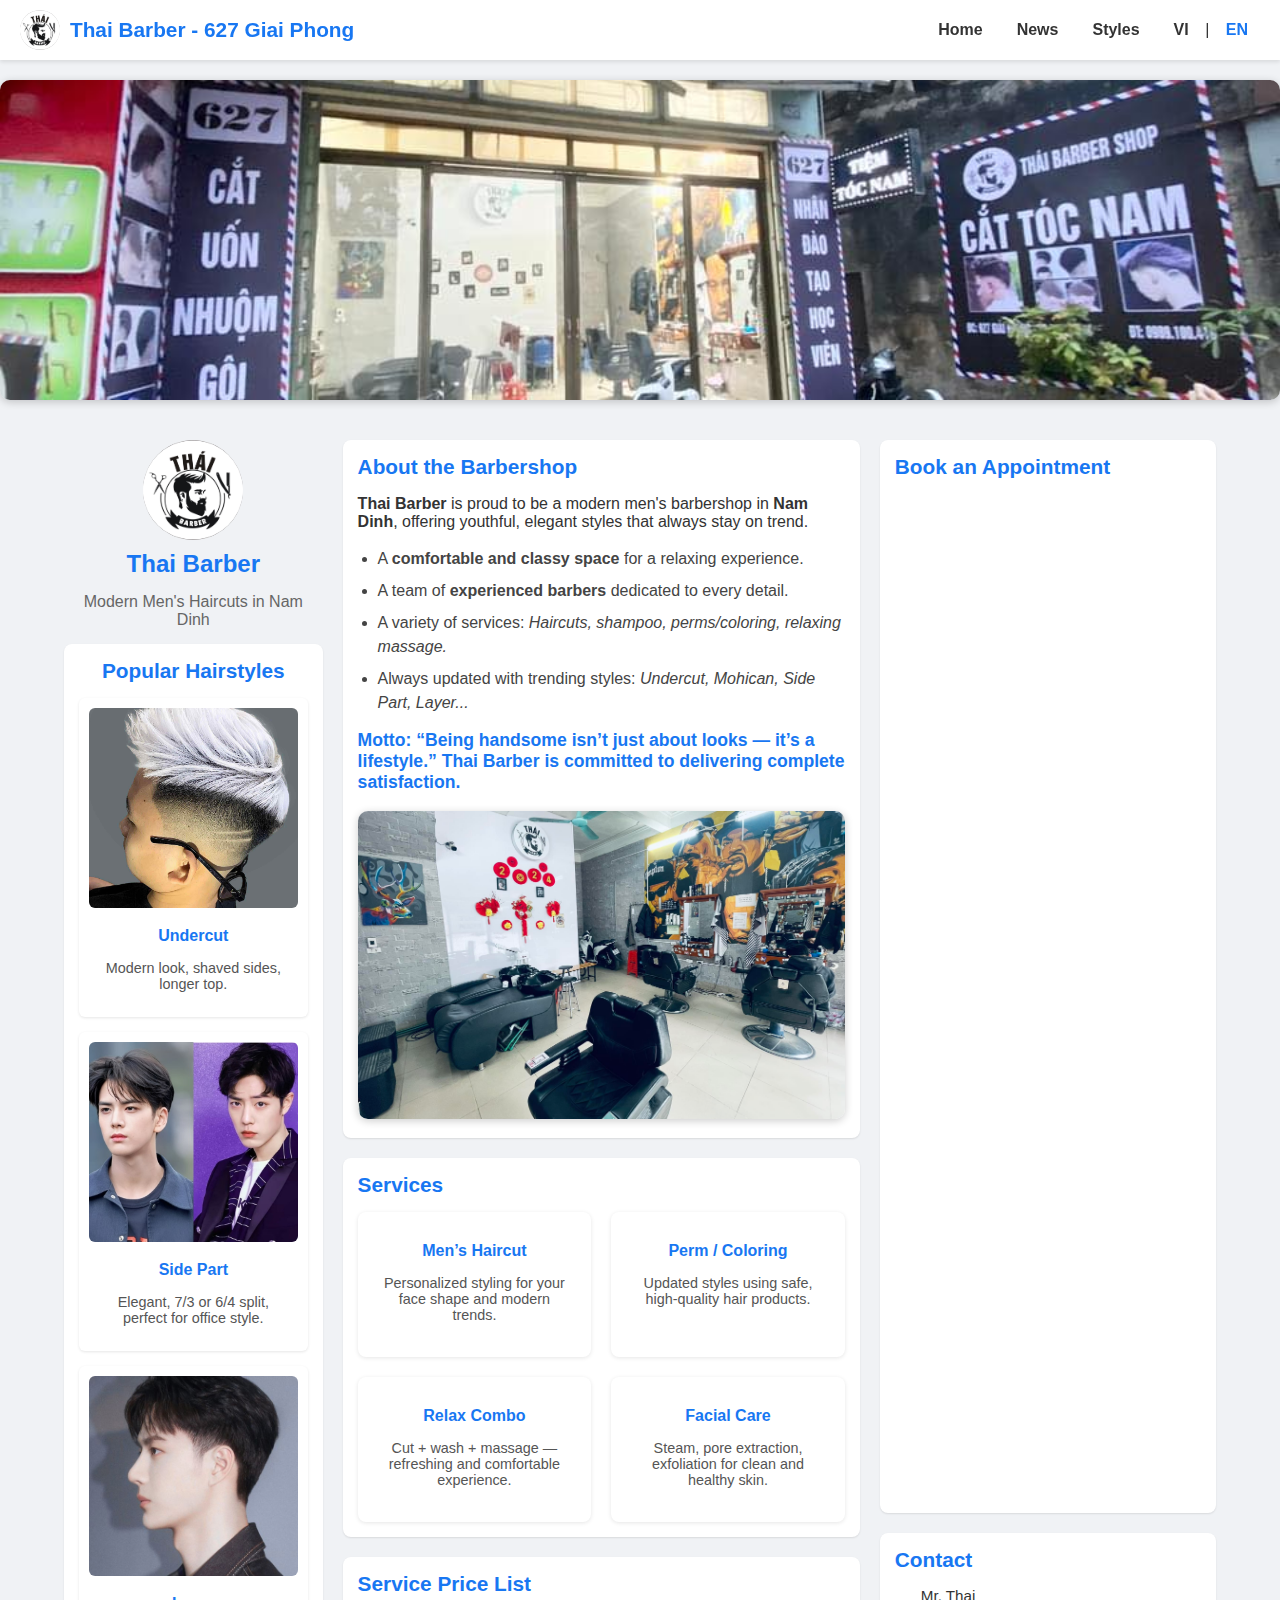
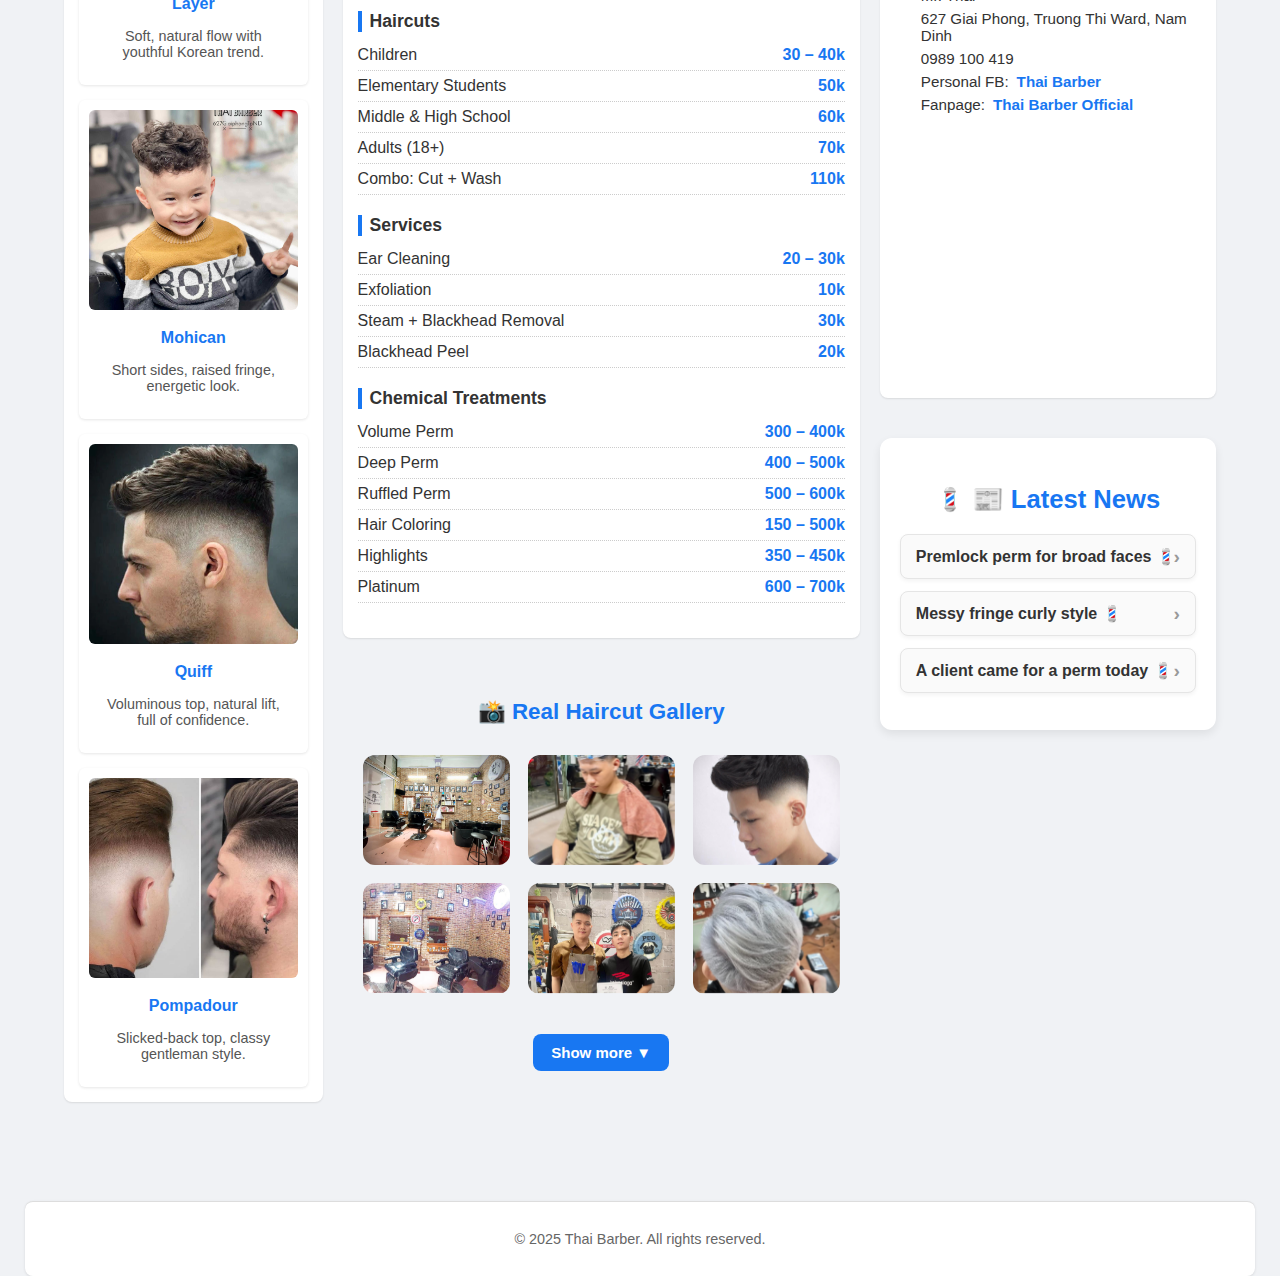
<file: en/index.html>
<!DOCTYPE html>
<html lang="en">
  <head>
    <meta charset="UTF-8" />
    <meta name="viewport" content="width=device-width, initial-scale=1" />
    <title>Thai Barber - Modern Men's Haircuts in Nam Dinh</title>
    <meta
      name="description"
      content="Men's haircuts, perms, and modern styling in Nam Dinh. Visit Thai Barber at 627 Giai Phong."
    />
    <link rel="icon" href="../img/logo.jpg" />
    <link rel="stylesheet" href="../style.css" />
    <link
      rel="alternate"
      hreflang="vi"
      href="https://www.thaibarber.net/index.html"
    />
    <link
      rel="alternate"
      hreflang="en"
      href="https://www.thaibarber.net/en/index.html"
    />
    <link rel="canonical" href="https://www.thaibarber.net/en/index.html" />
  </head>

  <body>
    <!-- ===== NAVBAR ===== -->
    <nav class="navbar">
      <a href="index.html" class="nav-left">
        <img src="../img/logo.jpg" alt="Logo" class="nav-logo" />
        <span class="brand">Thai Barber - 627 Giai Phong</span>
      </a>

      <!-- Hamburger button for mobile -->
      <div class="hamburger" onclick="toggleMenu()">
        <i class="fas fa-bars"></i>
      </div>

      <ul class="nav-right" id="nav-menu">
        <li><a href="./index.html">Home</a></li>
        <li><a href="./news.html">News</a></li>
        <li><a href="./styles.html">Styles</a></li>
        <li>
          <a id="to-vi" href="#">VI</a> |
          <a id="to-en" class="active-lang" href="#">EN</a>
        </li>
      </ul>
    </nav>

    <!-- ===== COVER ===== -->
    <div class="cover">
      <img src="../img/bia.jpg" alt="Thai Barber Cover" class="cover-img" />
    </div>

    <!-- ===== MAIN LAYOUT ===== -->
    <div class="container">
      <!-- Left sidebar -->
      <aside class="sidebar">
        <img src="../img/logo.jpg" alt="Thai Barber" class="profile-logo" />
        <h2>Thai Barber</h2>
        <p>Modern Men's Haircuts in Nam Dinh</p>

        <!-- Popular hairstyles -->
        <section id="styles" class="card">
          <h3>Popular Hairstyles</h3>
          <div class="styles">
            <!-- Undercut -->
            <a href="styles.html#undercut" class="style-link">
              <div class="style-card">
                <img src="../img/undercut.jpeg" alt="Undercut style" />
                <h4>Undercut</h4>
                <p>Modern look, shaved sides, longer top.</p>
              </div>
            </a>

            <!-- Side Part -->
            <a href="styles.html#sidepart" class="style-link">
              <div class="style-card">
                <img src="../img/sidepart.jpg" alt="Side Part style" />
                <h4>Side Part</h4>
                <p>Elegant, 7/3 or 6/4 split, perfect for office style.</p>
              </div>
            </a>

            <!-- Layer -->
            <a href="styles.html#layer" class="style-link">
              <div class="style-card">
                <img src="../img/layer.jpg" alt="Layer style" />
                <h4>Layer</h4>
                <p>Soft, natural flow with youthful Korean trend.</p>
              </div>
            </a>

            <!-- Mohican -->
            <a href="styles.html#mohican" class="style-link">
              <div class="style-card">
                <img src="../img/mohican.jpeg" alt="Mohican style" />
                <h4>Mohican</h4>
                <p>Short sides, raised fringe, energetic look.</p>
              </div>
            </a>

            <!-- Quiff -->
            <a href="styles.html#quiff" class="style-link">
              <div class="style-card">
                <img src="../img/quiff.webp" alt="Quiff style" />
                <h4>Quiff</h4>
                <p>Voluminous top, natural lift, full of confidence.</p>
              </div>
            </a>

            <!-- Pompadour -->
            <a href="styles.html#pompadour" class="style-link">
              <div class="style-card">
                <img src="../img/pompadour.jpg" alt="Pompadour style" />
                <h4>Pompadour</h4>
                <p>Slicked-back top, classy gentleman style.</p>
              </div>
            </a>
          </div>
        </section>
      </aside>

      <!-- Main content -->
      <main class="content">
        <!-- About -->
        <section id="about" class="card about">
          <h3>About the Barbershop</h3>
          <div class="about-text">
            <p>
              <strong>Thai Barber</strong> is proud to be a modern men's
              barbershop in <b>Nam Dinh</b>, offering youthful, elegant styles
              that always stay on trend.
            </p>
            <ul>
              <li>
                A <b>comfortable and classy space</b> for a relaxing experience.
              </li>
              <li>
                A team of <b>experienced barbers</b> dedicated to every detail.
              </li>
              <li>
                A variety of services:
                <i>Haircuts, shampoo, perms/coloring, relaxing massage.</i>
              </li>
              <li>
                Always updated with trending styles:
                <i>Undercut, Mohican, Side Part, Layer...</i>
              </li>
            </ul>
            <p class="slogan">
              Motto:
              <b>“Being handsome isn’t just about looks — it’s a lifestyle.”</b>
              Thai Barber is committed to delivering complete satisfaction.
            </p>
          </div>

          <!-- Image under text -->
          <div class="about-img">
            <img src="../img/ben-trong.jpg" alt="Inside Thai Barber" />
          </div>
        </section>

        <!-- Services -->
        <section id="services" class="card">
          <h3>Services</h3>
          <div class="services">
            <div class="service-card">
              <i class="fas fa-cut"></i>
              <h4>Men’s Haircut</h4>
              <p>Personalized styling for your face shape and modern trends.</p>
            </div>
            <div class="service-card">
              <i class="fas fa-burn"></i>
              <h4>Perm / Coloring</h4>
              <p>Updated styles using safe, high-quality hair products.</p>
            </div>
            <div class="service-card">
              <i class="fas fa-spa"></i>
              <h4>Relax Combo</h4>
              <p>
                Cut + wash + massage — refreshing and comfortable experience.
              </p>
            </div>
            <div class="service-card">
              <i class="fas fa-smile"></i>
              <h4>Facial Care</h4>
              <p>
                Steam, pore extraction, exfoliation for clean and healthy skin.
              </p>
            </div>
          </div>
        </section>

        <!-- Price list -->
        <section id="prices" class="card">
          <h3>Service Price List</h3>
          <h4>Haircuts</h4>
          <ul class="price-list">
            <li><span>Children</span><span>30 – 40k</span></li>
            <li><span>Elementary Students</span><span>50k</span></li>
            <li><span>Middle & High School</span><span>60k</span></li>
            <li><span>Adults (18+)</span><span>70k</span></li>
            <li><span>Combo: Cut + Wash</span><span>110k</span></li>
          </ul>

          <h4>Services</h4>
          <ul class="price-list">
            <li><span>Ear Cleaning</span><span>20 – 30k</span></li>
            <li><span>Exfoliation</span><span>10k</span></li>
            <li><span>Steam + Blackhead Removal</span><span>30k</span></li>
            <li><span>Blackhead Peel</span><span>20k</span></li>
          </ul>

          <h4>Chemical Treatments</h4>
          <ul class="price-list">
            <li><span>Volume Perm</span><span>300 – 400k</span></li>
            <li><span>Deep Perm</span><span>400 – 500k</span></li>
            <li><span>Ruffled Perm</span><span>500 – 600k</span></li>
            <li><span>Hair Coloring</span><span>150 – 500k</span></li>
            <li><span>Highlights</span><span>350 – 450k</span></li>
            <li><span>Platinum</span><span>600 – 700k</span></li>
          </ul>
        </section>

        <!-- Gallery -->
        <section id="gallery">
          <div id="lightbox" class="lightbox">
            <span class="close">&times;</span>
            <span class="prev">&#10094;</span>
            <img class="lightbox-content" id="lightbox-img" alt="" />
            <span class="next">&#10095;</span>
          </div>

          <h2>📸 Real Haircut Gallery</h2>
          <div class="gallery-grid">
            <div class="gallery-item">
              <img src="../img/album.jpg" alt="Shop Interior" />
            </div>
            <div class="gallery-item">
              <img src="../img/album2.jpg" alt="Customer Haircut" />
            </div>
            <div class="gallery-item">
              <img src="../img/album3.jpg" alt="Modern Equipment" />
            </div>
            <div class="gallery-item">
              <img src="../img/album4.jpg" alt="Final Hairstyle" />
            </div>
            <div class="gallery-item">
              <img src="../img/album5.jpg" alt="Decorated Space" />
            </div>
            <div class="gallery-item">
              <img src="../img/album6.jpg" alt="Happy Customer" />
            </div>
          </div>

          <!-- More hidden photos -->
          <div class="more-content">
            <div class="gallery-grid">
              <div class="gallery-item">
                <img src="../img/album7.jpeg" alt="Happy Customer" />
              </div>
              <div class="gallery-item">
                <img src="../img/album8.jpeg" alt="Happy Customer" />
              </div>
              <div class="gallery-item">
                <img src="../img/album9.jpeg" alt="Happy Customer" />
              </div>
              <div class="gallery-item">
                <img src="../img/album10.jpeg" alt="Happy Customer" />
              </div>
              <!-- ... (giữ nguyên các ảnh 11 → 30 như bản Việt) ... -->
            </div>
          </div>

          <div class="gallery-toggle">
            <button class="toggle-btn" onclick="toggleContent(this)">
              <span class="label">Show more</span>
              <span class="arrow">▼</span>
            </button>
          </div>
        </section>
      </main>

      <!-- Right sidebar -->
      <aside class="sidebar-right">
        <section id="booking" class="card">
          <h3>Book an Appointment</h3>
          <iframe
            src="https://docs.google.com/forms/d/e/1FAIpQLSdI4MlyrW7hnuFAD-g5P2rpM5dg46wERG64FZsgBYN2GFhpCQ/viewform?embedded=true"
            width="100%"
            height="1000px"
            frameborder="0"
          >
            Loading…
          </iframe>
        </section>

        <section id="contact" class="card">
          <h3>Contact</h3>
          <p><i class="fas fa-user"></i> <span>Mr. Thai</span></p>
          <p>
            <i class="fas fa-location-dot"></i>
            <span>627 Giai Phong, Truong Thi Ward, Nam Dinh</span>
          </p>
          <p><i class="fas fa-phone"></i> <span>0989 100 419</span></p>
          <p>
            <i class="fab fa-facebook"></i>
            Personal FB:
            <a href="https://www.facebook.com/DanienThai" target="_blank"
              >Thai Barber</a
            >
          </p>
          <p>
            <i class="fab fa-facebook"></i>
            Fanpage:
            <a href="https://www.facebook.com/thaibarber627/" target="_blank"
              >Thai Barber Official</a
            >
          </p>

          <iframe
            src="https://www.google.com/maps/embed?pb=!1m14!1m8!1m3!1d3739.191996279446!2d106.1613559!3d20.4161788!3m2!1i1024!2i768!4f13.1!3m3!1m2!1s0x3135e10db150c6ed%3A0x1ee93d16bfaf3d7!2zQ-G6r3QgVMOzYyBOYW0gLSBUaMOhaSBCYXJiZXI!5e0!3m2!1sen!2sjp!4v1758250187166!5m2!1sen!2sjp"
            width="100%"
            height="250"
            style="border: 0; border-radius: 8px; margin-top: 10px"
            allowfullscreen=""
            loading="lazy"
          ></iframe>
        </section>

        <section class="home-news">
          <h2>📰 Latest News</h2>
          <ul class="news-list">
            <li>
              <a href="news.html#premlock" target="_blank"
                >Premlock perm for broad faces 💈</a
              >
            </li>
            <li>
              <a href="news.html#messy-fringe-curly" target="_blank"
                >Messy fringe curly style 💈</a
              >
            </li>
            <li>
              <a href="news.html#perm-story"
                >A client came for a perm today 💈</a
              >
            </li>
          </ul>
        </section>
      </aside>
    </div>

    <!-- ===== FOOTER ===== -->
    <footer>
      <div class="footer-bottom">
        <p>© 2025 Thai Barber. All rights reserved.</p>
      </div>
    </footer>

    <script>
      var chatbox = document.getElementById("fb-customer-chat");
      chatbox.setAttribute("page_id", "109932117025498"); // Page ID
      chatbox.setAttribute("attribution", "biz_inbox");
    </script>

    <script>
      window.fbAsyncInit = function () {
        FB.init({
          xfbml: true,
          version: "v18.0",
        });
      };

      (function (d, s, id) {
        var js,
          fjs = d.getElementsByTagName(s)[0];
        if (d.getElementById(id)) return;
        js = d.createElement(s);
        js.id = id;
        js.src = "https://connect.facebook.net/vi_VN/sdk/xfbml.customerchat.js";
        fjs.parentNode.insertBefore(js, fjs);
      })(document, "script", "facebook-jssdk");
    </script>
    <script>
      function toggleMenu() {
        document.getElementById("nav-menu").classList.toggle("show");
      }
    </script>
    <script>
      window.addEventListener("load", function () {
        if (window.location.hash) {
          const target = document.querySelector(window.location.hash);
          if (target) {
            target.scrollIntoView({ behavior: "smooth" });
          }
        }
      });
    </script>
    <script type="application/ld+json">
      {
        "@context": "https://schema.org",
        "@type": "HairSalon",
        "name": "Thai Barber Nam Dinh",
        "image": "https://www.thaibarber.net/img/logo.jpg",
        "address": {
          "@type": "PostalAddress",
          "streetAddress": "627 Giai Phong, Nam Dinh",
          "addressLocality": "Nam Dinh",
          "addressCountry": "VN"
        },
        "telephone": "+84-989-100-419",
        "openingHours": "Mo-Su 08:00-20:00",
        "url": "https://www.thaibarber.net/en/index.html"
      }
    </script>

    <script>
      const lightbox = document.getElementById("lightbox");
      const lightboxImg = document.getElementById("lightbox-img");
      const closeBtn = document.querySelector(".lightbox .close");
      const prevBtn = document.querySelector(".lightbox .prev");
      const nextBtn = document.querySelector(".lightbox .next");
      const galleryImages = document.querySelectorAll(".gallery-item img");

      let currentIndex = 0;

      // Hiển thị ảnh theo index
      function showImage(index) {
        if (index < 0) index = galleryImages.length - 1;
        if (index >= galleryImages.length) index = 0;
        currentIndex = index;
        lightboxImg.src = galleryImages[index].src;
      }

      // Khi click ảnh trong album
      galleryImages.forEach((img, index) => {
        img.addEventListener("click", () => {
          lightbox.style.display = "flex";
          showImage(index);
        });
      });

      // Đóng lightbox
      closeBtn.addEventListener("click", () => {
        lightbox.style.display = "none";
      });

      // Nút điều hướng trên màn hình
      nextBtn.addEventListener("click", () => showImage(currentIndex + 1));
      prevBtn.addEventListener("click", () => showImage(currentIndex - 1));

      // Click ra ngoài ảnh để đóng
      lightbox.addEventListener("click", (e) => {
        if (e.target === lightbox) {
          lightbox.style.display = "none";
        }
      });

      // Vuốt trên điện thoại
      let startX = 0;
      lightbox.addEventListener("touchstart", (e) => {
        startX = e.touches[0].clientX;
      });
      lightbox.addEventListener("touchend", (e) => {
        let endX = e.changedTouches[0].clientX;
        if (startX - endX > 50) showImage(currentIndex + 1); // vuốt trái
        if (endX - startX > 50) showImage(currentIndex - 1); // vuốt phải
      });

      // 🎯 Bấm phím mũi tên trên bàn phím
      document.addEventListener("keydown", (e) => {
        if (lightbox.style.display === "flex") {
          if (e.key === "ArrowRight") showImage(currentIndex + 1);
          if (e.key === "ArrowLeft") showImage(currentIndex - 1);
          if (e.key === "Escape") lightbox.style.display = "none";
        }
      });
    </script>
    <script>
      function toggleContent(btn) {
        const moreContent = document.querySelector(".more-content");
        const label = btn.querySelector(".label");
        const arrow = btn.querySelector(".arrow");

        moreContent.classList.toggle("show");

        if (moreContent.classList.contains("show")) {
          label.textContent = "Hide";
          arrow.textContent = "▲";
          moreContent.scrollIntoView({ behavior: "smooth", block: "start" });
        } else {
          label.textContent = "Show more";
          arrow.textContent = "▼";
        }
      }
    </script>
    <script>
      document.getElementById("to-en").addEventListener("click", function (e) {
        e.preventDefault();
        const path = window.location.pathname;
        if (path.includes("bangtin.html")) {
          window.location.href = "../en/news.html";
        } else if (path.includes("tocdep.html")) {
          window.location.href = "../en/styles.html";
        } else {
          window.location.href = "../en/index.html";
        }
      });

      document.getElementById("to-vi").addEventListener("click", function (e) {
        e.preventDefault();
        const path = window.location.pathname;
        if (path.includes("news.html")) {
          window.location.href = "../bangtin.html";
        } else if (path.includes("styles.html")) {
          window.location.href = "../tocdep.html";
        } else {
          window.location.href = "../index.html";
        }
      });
    </script>
  </body>
</html>
</file>
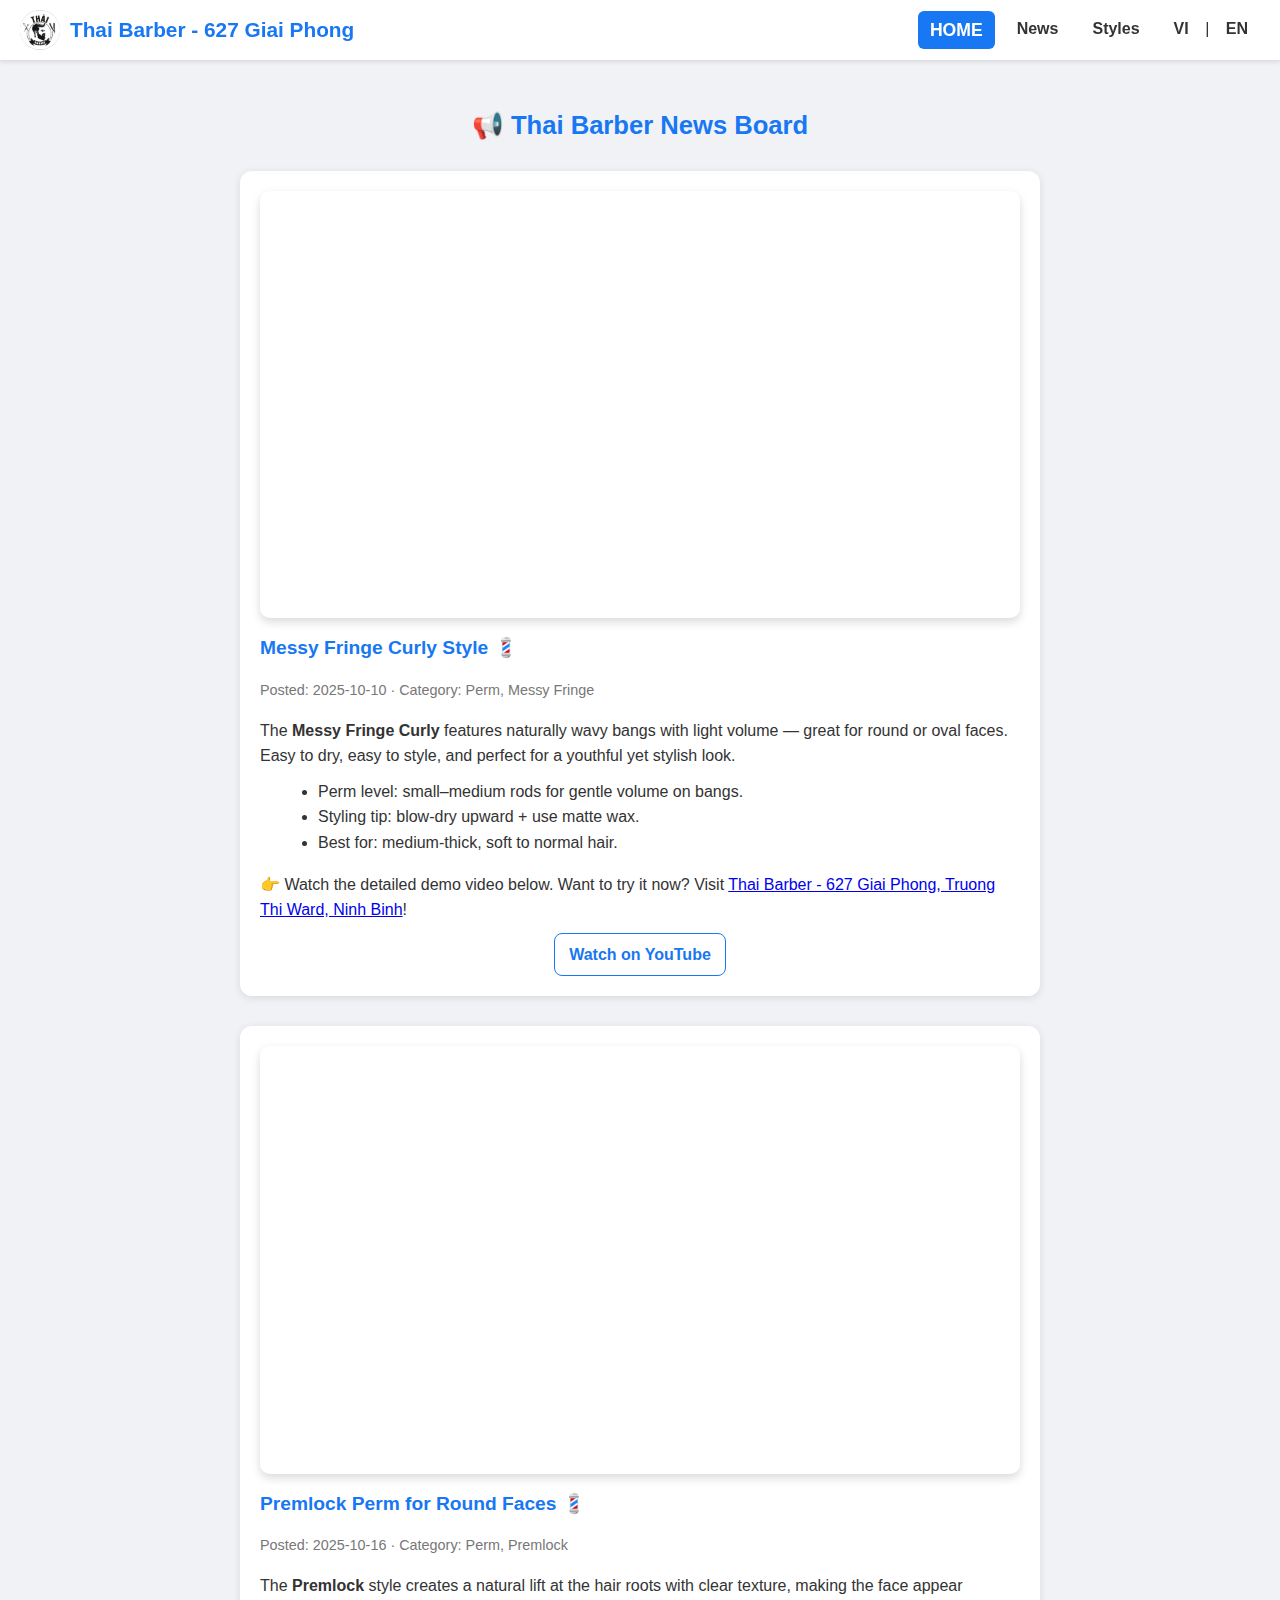
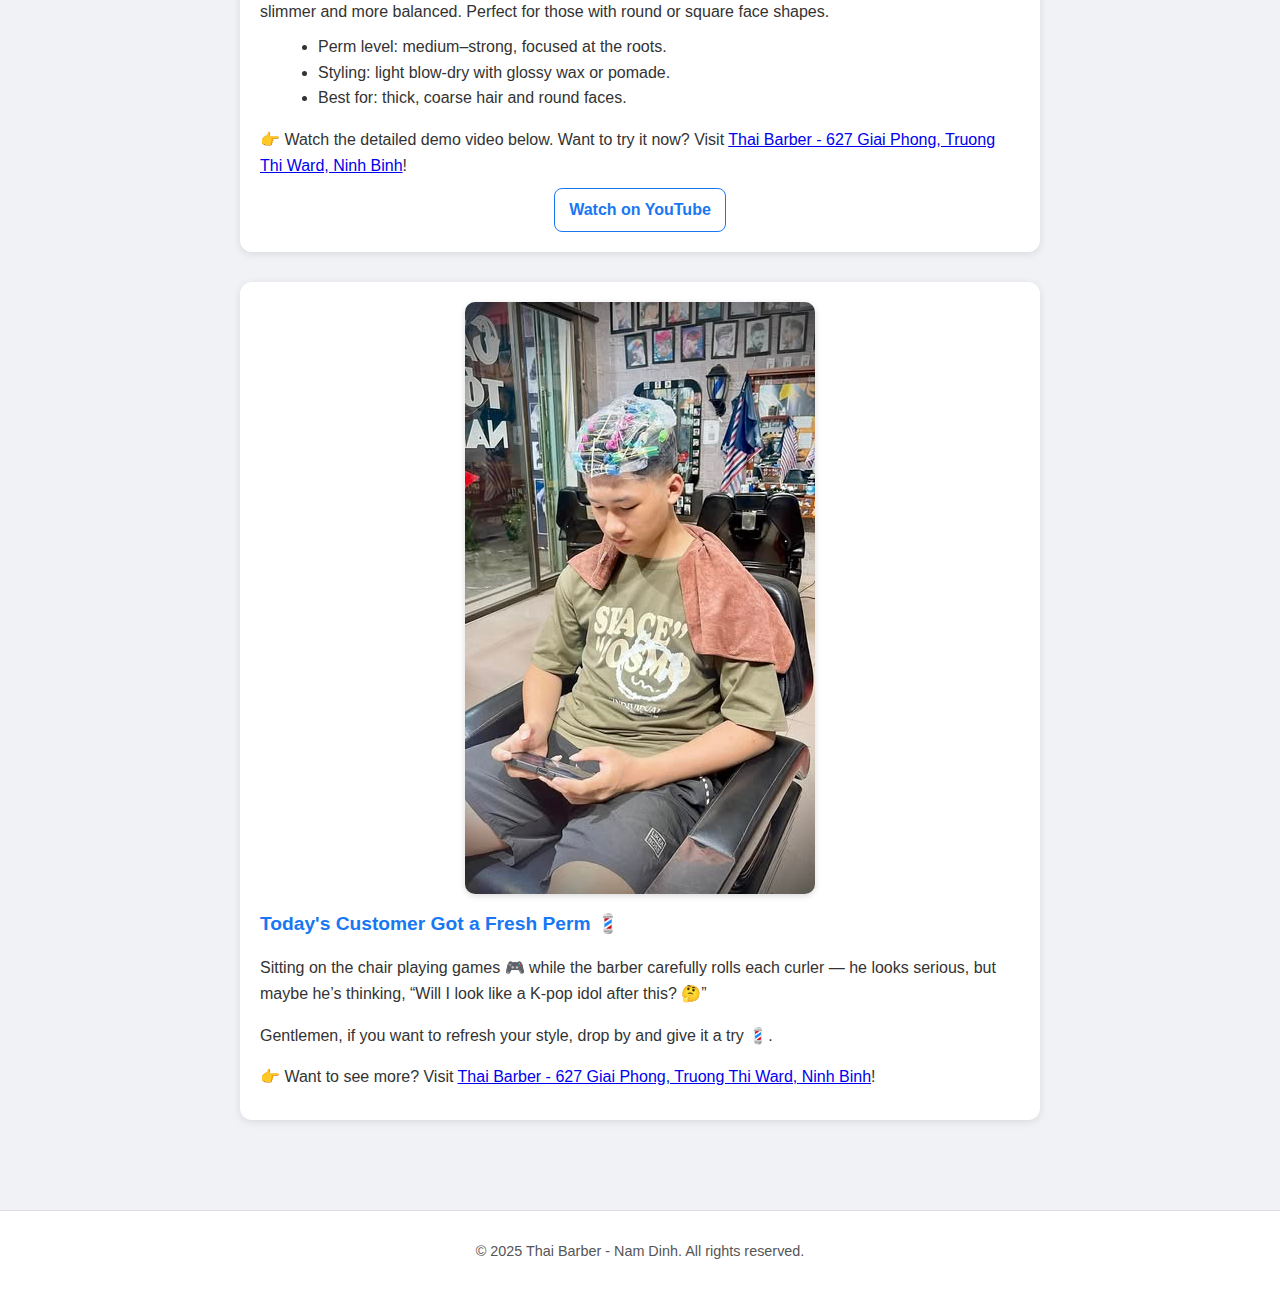
<file: en/news.html>
<!DOCTYPE html>
<html lang="en">
  <head>
    <meta charset="UTF-8" />
    <meta name="viewport" content="width=device-width, initial-scale=1.0" />

    <title>News Board - Thai Barber Nam Dinh</title>
    <meta
      name="description"
      content="Stay updated with the latest news, hairstyles, and promotions from Thai Barber — a modern men's barbershop in Nam Dinh."
    />
    <meta name="author" content="Thai Barber Nam Dinh" />
    <meta
      name="keywords"
      content="Thai Barber news, men's haircut Nam Dinh, barber promotions"
    />

    <meta property="og:title" content="News Board - Thai Barber Nam Dinh" />
    <meta
      property="og:description"
      content="Check out the latest promotions, hairstyle trends, and activities from Thai Barber in Nam Dinh."
    />
    <meta
      property="og:image"
      content="https://www.thaibarber.net/img/bangtin.jpg"
    />
    <meta property="og:url" content="https://www.thaibarber.net/en/news.html" />
    <meta property="og:type" content="article" />

    <link
      rel="alternate"
      hreflang="vi"
      href="https://www.thaibarber.net/bangtin.html"
    />
    <link
      rel="alternate"
      hreflang="en"
      href="https://www.thaibarber.net/en/news.html"
    />
    <link rel="canonical" href="https://www.thaibarber.net/en/news.html" />

    <link
      rel="stylesheet"
      href="https://cdnjs.cloudflare.com/ajax/libs/font-awesome/6.5.0/css/all.min.css"
    />

    <style>
      /* ===== RESET + BASE ===== */
      html {
        scroll-behavior: smooth;
      }

      body {
        margin: 0;
        font-family: Arial, sans-serif;
        background: #f0f2f5;
        color: #333;
        line-height: 1.6;
      }

      /* ===== NAVBAR ===== */
      .navbar {
        display: flex;
        justify-content: space-between;
        align-items: center;
        background: #fff;
        padding: 10px 20px;
        box-shadow: 0 2px 4px rgba(0, 0, 0, 0.1);
        position: sticky;
        top: 0;
        z-index: 1000;
      }

      /* Logo + Brand */
      .nav-left {
        display: flex;
        align-items: center;
        gap: 10px;
        text-decoration: none;
        transition: transform 0.3s ease;
        cursor: pointer;
      }
      .nav-left:hover {
        transform: scale(1.1);
      }
      .nav-logo {
        height: 40px;
        border-radius: 50%;
        pointer-events: none;
      }
      .brand {
        font-size: 1.3em;
        font-weight: bold;
        color: #1877f2;
      }
      .nav-left:hover .brand {
        color: #145dbf;
      }

      /* link kiểu tóc */
      .style-link {
        text-decoration: none;
        color: inherit;
        display: block;
        transition: transform 0.3s ease;
      }
      .style-link:hover {
        transform: scale(1.03);
      }

      /* Menu phải */
      .nav-right {
        list-style: none;
        display: flex;
        gap: 10px;
        margin: 0;
        padding: 0;
        transition: all 0.3s ease;
      }
      .nav-right li a {
        display: inline-block;
        padding: 6px 12px;
        line-height: 1.5;
        text-decoration: none;
        color: #333;
        border-radius: 6px;
        font-weight: 600;
        transition: transform 0.3s ease, background 0.3s ease, color 0.3s ease;
      }
      .nav-right li a:hover {
        background: #f0f2f5;
        color: #1877f2;
        transform: scale(1.1);
      }

      /* Link Trang chủ nổi bật */
      .nav-right li a[href="index.html"] {
        background: #1877f2;
        color: #fff;
        font-weight: bold;
        font-size: 1.1em;
        text-transform: uppercase;
      }
      .nav-right li a[href="index.html"]:hover {
        background: #145dbf;
        color: #fff;
      }

      /* ===== HAMBURGER MENU (Mobile) ===== */
      .hamburger {
        display: none;
        font-size: 1.8em;
        color: #1877f2;
        cursor: pointer;
      }

      /* Khi dưới 768px thì mới hiện nút ☰ */
      @media (max-width: 768px) {
        .hamburger {
          display: block;
        }

        /* Menu xổ sang phải */
        .nav-right {
          display: none;
          flex-direction: column;
          position: absolute;
          top: 60px; /* ngay dưới navbar */
          right: 15px; /* sát mép phải */
          width: 180px;
          background: #fff;
          border-radius: 8px;
          box-shadow: 0 4px 12px rgba(0, 0, 0, 0.15);
          overflow: hidden;
          z-index: 999;
        }

        .nav-right.show {
          display: flex;
          animation: slideIn 0.2s ease-out;
        }

        .nav-right li {
          border-bottom: 1px solid #eee;
        }

        .nav-right li:last-child {
          border-bottom: none;
        }

        .nav-right a {
          display: block;
          padding: 12px 15px;
          color: #1877f2;
          text-decoration: none;
          font-weight: 600;
          text-align: left; /* canh trái trong khung */
        }

        .nav-right a:hover {
          background: #f0f2f5;
        }

        /* Hiệu ứng trượt nhẹ khi hiện menu */
        @keyframes slideIn {
          from {
            opacity: 0;
            transform: translateY(-5px);
          }
          to {
            opacity: 1;
            transform: translateY(0);
          }
        }
      }

      /* ===== CẤU TRÚC CHUNG ===== */
      .container {
        max-width: 800px;
        margin: 0 auto;
        padding: 20px 15px 60px;
      }

      h2 {
        text-align: center;
        color: #1877f2;
        font-size: 1.6rem;
        margin: 25px 0;
      }

      /* ===== BÀI BẢNG TIN ===== */
      section.news {
        background: #fff;
        border-radius: 12px;
        padding: 20px;
        margin-bottom: 30px;
        box-shadow: 0 2px 8px rgba(0, 0, 0, 0.1);
      }

      /* ẢNH */
      .news {
        overflow: hidden; /* ✅ chặn ảnh tràn ra ngoài bo góc */
      }
      .news-img {
        width: 100%;
        max-width: 100%;
        margin: 0 auto 15px;
        text-align: center;
      }
      .news-img img {
        max-width: 100%; /* ✅ giới hạn trong khung container */
        height: auto; /* ✅ giữ đúng tỉ lệ ảnh */
        border-radius: 10px;
        display: block; /* ✅ ảnh hiển thị block để margin auto có tác dụng */
        margin: 0 auto;
        box-shadow: 0 2px 6px rgba(0, 0, 0, 0.15); /* 🌟 bóng nhẹ cho đẹp */
        transition: transform 0.3s ease, box-shadow 0.3s ease;
      }
      .news-img img:hover {
        transform: scale(1.02);
        box-shadow: 0 4px 12px rgba(0, 0, 0, 0.25);
      }

      /* ===== VIDEO ===== */
      .video-container {
        position: relative;
        width: 100%;
        max-width: 100%;
        padding-bottom: 56.25%; /* ✅ 16:9 mặc định trên máy tính */
        height: 0;
        overflow: hidden;
        border-radius: 10px;
        box-shadow: 0 4px 10px rgba(0, 0, 0, 0.15);
        margin: 0 auto 15px;
      }

      .video-container iframe {
        position: absolute;
        top: 0;
        left: 0;
        width: 100%;
        height: 100%;
        border: none;
        border-radius: 10px;
        object-fit: cover;
      }

      /* Khi xem trên điện thoại dọc (<=768px), đổi tỉ lệ sang 9:16 */
      @media (max-width: 768px) {
        .video-container {
          padding-bottom: 177%; /* ✅ đổi thành 9:16 khi màn hình nhỏ */
        }
      }

      .video-caption {
        text-align: center;
        font-size: 0.95rem;
        color: #555;
        margin: 5px 0 10px;
      }

      /* TIÊU ĐỀ + NỘI DUNG */
      .news-text h3 {
        color: #1877f2;
        margin: 8px 0 10px;
        font-size: 1.2rem;
      }
      .news-meta {
        font-size: 0.9rem;
        color: #777;
        margin-bottom: 10px;
      }
      .news-text p {
        margin-bottom: 10px;
      }
      .news-points {
        margin: 8px 0 12px 18px;
      }

      /* NÚT XEM TRÊN YOUTUBE */
      .watch-on-yt {
        display: block;
        width: fit-content;
        margin: 10px auto 0;
        padding: 8px 14px;
        border: 1px solid #1877f2;
        border-radius: 8px;
        text-decoration: none;
        color: #1877f2;
        font-weight: bold;
        transition: 0.3s;
      }
      .watch-on-yt:hover {
        background: #1877f2;
        color: #fff;
      }

      /* ===== FOOTER ===== */
      footer {
        text-align: center;
        background: #fff;
        padding: 15px 0;
        color: #555;
        font-size: 0.9rem;
        border-top: 1px solid #ddd;
      }

      /* ===== MOBILE ===== */
      @media (max-width: 768px) {
        .container {
          padding: 15px;
        }
        h2 {
          font-size: 1.4rem;
        }
      }
    </style>
  </head>
  <body>
    <!-- ===== NAVBAR ===== -->
    <header>
      <nav class="navbar">
        <a href="index.html" class="nav-left">
          <img src="../img/logo.jpg" alt="Logo" class="nav-logo" />
          <span class="brand">Thai Barber - 627 Giai Phong</span>
        </a>
        <div class="hamburger" onclick="toggleMenu()">
          <i class="fas fa-bars"></i>
        </div>
        <ul class="nav-right" id="nav-menu">
          <li><a href="index.html">Home</a></li>
          <li><a href="news.html" class="active">News</a></li>
          <li><a href="styles.html">Styles</a></li>
          <li>
            <a id="to-vi" href="#">VI</a> |
            <a id="to-en" class="active-lang" href="#">EN</a>
          </li>
        </ul>
      </nav>
    </header>

    <!-- ===== CONTENT ===== -->
    <main class="container">
      <h2>📢 Thai Barber News Board</h2>

      <!-- POST 1 -->
      <section class="news" id="messy-fringe-curly">
        <div class="video-container">
          <iframe
            src="https://www.youtube.com/embed/Gd0frezhDb0"
            title="Messy fringe curly style for handsome guys - Thai Barber"
            frameborder="0"
            allow="accelerometer; autoplay; clipboard-write; encrypted-media; gyroscope; picture-in-picture"
            allowfullscreen
          ></iframe>
        </div>
        <div class="news-text">
          <h3>Messy Fringe Curly Style 💈</h3>
          <p class="news-meta">
            Posted: 2025-10-10 · Category: Perm, Messy Fringe
          </p>
          <p>
            The <strong>Messy Fringe Curly</strong> features naturally wavy
            bangs with light volume — great for round or oval faces. Easy to
            dry, easy to style, and perfect for a youthful yet stylish look.
          </p>
          <ul class="news-points">
            <li>Perm level: small–medium rods for gentle volume on bangs.</li>
            <li>Styling tip: blow-dry upward + use matte wax.</li>
            <li>Best for: medium-thick, soft to normal hair.</li>
          </ul>
          <p>
            👉 Watch the detailed demo video below. Want to try it now? Visit
            <a href="https://maps.app.goo.gl/8g2Z5j3uH9QT96Zt6" target="_blank"
              >Thai Barber - 627 Giai Phong, Truong Thi Ward, Ninh Binh</a
            >!
          </p>
          <a
            class="watch-on-yt"
            href="https://www.youtube.com/watch?v=Gd0frezhDb0"
            target="_blank"
            rel="noopener"
            >Watch on YouTube</a
          >
        </div>
      </section>

      <!-- POST 2 -->
      <section class="news" id="premlock">
        <div class="video-container">
          <iframe
            src="https://www.youtube.com/embed/hEXC7rzTI0E"
            title="Premlock perm for round faces - Thai Barber"
            frameborder="0"
            allow="accelerometer; autoplay; clipboard-write; encrypted-media; gyroscope; picture-in-picture"
            allowfullscreen
          ></iframe>
        </div>
        <div class="news-text">
          <h3>Premlock Perm for Round Faces 💈</h3>
          <p class="news-meta">Posted: 2025-10-16 · Category: Perm, Premlock</p>
          <p>
            The <strong>Premlock</strong> style creates a natural lift at the
            hair roots with clear texture, making the face appear slimmer and
            more balanced. Perfect for those with round or square face shapes.
          </p>
          <ul class="news-points">
            <li>Perm level: medium–strong, focused at the roots.</li>
            <li>Styling: light blow-dry with glossy wax or pomade.</li>
            <li>Best for: thick, coarse hair and round faces.</li>
          </ul>
          <p>
            👉 Watch the detailed demo video below. Want to try it now? Visit
            <a href="https://maps.app.goo.gl/8g2Z5j3uH9QT96Zt6" target="_blank"
              >Thai Barber - 627 Giai Phong, Truong Thi Ward, Ninh Binh</a
            >!
          </p>
          <a
            class="watch-on-yt"
            href="https://www.youtube.com/shorts/hEXC7rzTI0E"
            target="_blank"
            rel="noopener"
            >Watch on YouTube</a
          >
        </div>
      </section>

      <!-- POST 3 -->
      <section class="news" id="perm-hair">
        <div class="news-img">
          <img src="../img/uontoc.jpg" alt="Perm service at Thai Barber" />
        </div>
        <div class="news-text">
          <h3>Today's Customer Got a Fresh Perm 💈</h3>
          <p>
            Sitting on the chair playing games 🎮 while the barber carefully
            rolls each curler — he looks serious, but maybe he’s thinking, “Will
            I look like a K-pop idol after this? 🤔”
          </p>
          <p>
            Gentlemen, if you want to refresh your style, drop by and give it a
            try 💈.
          </p>
          <p>
            👉 Want to see more? Visit
            <a href="https://maps.app.goo.gl/8g2Z5j3uH9QT96Zt6" target="_blank"
              >Thai Barber - 627 Giai Phong, Truong Thi Ward, Ninh Binh</a
            >!
          </p>
        </div>
      </section>
    </main>

    <!-- ===== FOOTER ===== -->
    <footer>
      <p>© 2025 Thai Barber - Nam Dinh. All rights reserved.</p>
    </footer>

    <script>
      function toggleMenu() {
        document.getElementById("nav-menu").classList.toggle("show");
      }
    </script>
    <script>
      document.getElementById("to-en").addEventListener("click", function (e) {
        e.preventDefault();
        const path = window.location.pathname;
        if (path.includes("bangtin.html")) {
          window.location.href = "../en/news.html";
        } else if (path.includes("tocdep.html")) {
          window.location.href = "../en/styles.html";
        } else {
          window.location.href = "../en/index.html";
        }
      });

      document.getElementById("to-vi").addEventListener("click", function (e) {
        e.preventDefault();
        const path = window.location.pathname;
        if (path.includes("news.html")) {
          window.location.href = "../bangtin.html";
        } else if (path.includes("styles.html")) {
          window.location.href = "../tocdep.html";
        } else {
          window.location.href = "../index.html";
        }
      });
    </script>
  </body>
</html>
</file>
<file: style.css>
html {
  scroll-behavior: smooth;
}

/* ===== RESET + BASE ===== */
body {
  margin: 0;
  font-family: Arial, sans-serif;
  background: #f0f2f5; /* nền giống Facebook */
  color: #333;
}
/* trinh doc only */
/* Ẩn thị giác nhưng vẫn truy cập được */
.sr-only {
  position: absolute !important;
  width: 1px; 
  height: 1px;
  padding: 0;
  margin: -1px;
  overflow: hidden;
  clip: rect(0, 0, 0, 0);
  white-space: nowrap; /* tránh xuống dòng */
  border: 0;
}

/* Nếu phần tử có thể focus (ví dụ link “Skip to content”),
   thì hiện lại khi focus để người dùng bàn phím thấy được */
.sr-only:focus {
  position: static !important;
  width: auto; 
  height: auto;
  margin: 0;
  overflow: visible;
  clip: auto;
  white-space: normal;
}

/* ===== NAVBAR ===== */
.navbar {
  display: flex;
  justify-content: space-between;
  align-items: center;
  background: #fff;
  padding: 10px 20px;
  box-shadow: 0 2px 4px rgba(0, 0, 0, 0.1);
  position: sticky;
  top: 0;
  z-index: 1000;
}
/* ngon ngu */
#to-vi.active-lang,
#to-en.active-lang {
  font-weight: bold;
  color: #1877f2;
}
/* ===== LANGUAGE SWITCH WITH FLAGS ===== */
.lang-switch {
  display: flex;
  align-items: center;
  justify-content: center;
  gap: 8px;
  font-weight: 600;
  margin-left: 10px;
}

.lang-switch span {
  color: #bbb;
  font-weight: normal;
}

.lang-switch a {
  color: #1877f2;
  text-decoration: none;
  border: 1px solid #1877f2;
  padding: 4px 10px;
  border-radius: 8px;
  transition: all 0.25s ease;
  display: flex;
  align-items: center;
  gap: 6px;
  font-size: 0.95rem;
}

.flag-icon {
  width: 18px;
  height: 18px;
  border-radius: 3px;
  object-fit: cover;
  box-shadow: 0 0 2px rgba(0,0,0,0.2);
}

.lang-switch a:hover {
  background: #1877f2;
  color: #fff;
  transform: translateY(-1px);
  box-shadow: 0 2px 5px rgba(24, 119, 242, 0.25);
}

.lang-switch .active-lang {
  background: #1877f2;
  color: #fff !important;
  cursor: default;
  box-shadow: 0 2px 5px rgba(24, 119, 242, 0.25);
}

@media (max-width: 768px) {
  .lang-switch a {
    padding: 4px 8px;
    font-size: 0.9rem;
  }
  .flag-icon {
    width: 16px;
    height: 16px;
  }
}
/* Logo + Brand */
.nav-left {
  display: flex;
  align-items: center;
  gap: 10px;
  text-decoration: none;
  transition: transform 0.3s ease;
  cursor: pointer;
}
.nav-left:hover {
  transform: scale(1.1);
}
.nav-logo {
  height: 40px;
  border-radius: 50%;
  pointer-events: none;
}
.brand {
  font-size: 1.3em;
  font-weight: bold;
  color: #1877f2;
}
.nav-left:hover .brand {
  color: #145dbf;
}

/* link kiểu tóc */
.style-link {
  text-decoration: none;
  color: inherit;
  display: block;
  transition: transform 0.3s ease;
}
.style-link:hover {
  transform: scale(1.03);
}

/* Menu phải */
/* ===== BẢNG TIN MỚI NHẤT ===== */
.home-news {
  background: #fff;
  border-radius: 12px;
  padding: 25px 20px;
  margin: 40px auto;
  max-width: 800px;
  box-shadow: 0 4px 10px rgba(0, 0, 0, 0.08);
  transition: transform 0.3s ease, box-shadow 0.3s ease;
}

.home-news:hover {
  transform: translateY(-2px);
  box-shadow: 0 6px 14px rgba(0, 0, 0, 0.12);
}

.home-news h2 {
  color: #1877f2;
  font-size: 1.6rem;
  text-align: center;
  margin-bottom: 20px;
  display: flex;
  align-items: center;
  justify-content: center;
  gap: 8px;
}

.home-news h2::before {
  content: "💈";
  font-size: 1.4rem;
}

.news-list {
  list-style: none;
  padding: 0;
  margin: 0;
}

.news-list li {
  margin-bottom: 12px;
  border: 1px solid #e5e5e5;
  border-radius: 8px;
  background: #fafafa;
  transition: 0.3s ease;
  box-shadow: 0 2px 4px rgba(0, 0, 0, 0.05);
}

.news-list li:hover {
  background: #e8f1ff;
  border-color: #1877f2;
  transform: translateX(5px);
}

.news-list a {
  display: block;
  padding: 12px 15px;
  text-decoration: none;
  color: #333;
  font-weight: 600;
  position: relative;
  transition: color 0.3s ease;
}

.news-list a:hover {
  color: #1877f2;
}

/* Mũi tên nhỏ bên phải */
.news-list a::after {
  content: "›";
  position: absolute;
  right: 15px;
  top: 50%;
  transform: translateY(-50%);
  color: #999;
  font-size: 1.2em;
  transition: 0.3s ease;
}
.news-list li:hover a::after {
  right: 10px;
  color: #1877f2;
}

/* ===== MOBILE ===== */
@media (max-width: 768px) {
  .home-news {
    margin: 25px 10px;
    padding: 20px 15px;
  }
  .home-news h2 {
    font-size: 1.3rem;
  }
  .news-list a {
    font-size: 0.95rem;
  }
}

.nav-right {
  list-style: none;
  display: flex;
  gap: 10px;
  margin: 0;
  padding: 0;
  transition: all 0.3s ease;
}
.nav-right li a {
  display: inline-block;
  padding: 6px 12px;
  line-height: 1.5;
  text-decoration: none;
  color: #333;
  border-radius: 6px;
  font-weight: 600;
  transition: transform 0.3s ease, background 0.3s ease, color 0.3s ease;
}
.nav-right li a:hover {
  background: #f0f2f5;
  color: #1877f2;
  transform: scale(1.1);
}
/* Khi đang ở trang hiện tại */
.nav-right li a.active {
  color: #1877f2;
  position: relative;
}

/* Gạch chân xanh dương dưới link đang active */
.nav-right li a.active::after {
  content: "";
  position: absolute;
  bottom: -2px; /* cách dưới một chút */
  left: 0;
  width: 100%;
  height: 2px;
  background-color: #1877f2;
  border-radius: 2px;
}

/* Link Trang chủ nổi bật */
.nav-right li a[href="index.html"] {
  background: #1877f2;
  color: #fff;
  font-weight: bold;
  font-size: 1.1em;
  text-transform: uppercase;
}
.nav-right li a[href="index.html"]:hover {
  background: #145dbf;
  color: #fff;
}

/* ===== HAMBURGER MENU ===== */
.hamburger {
  display: none;
  font-size: 1.8em;
  cursor: pointer;
  color: #1877f2;
}
.nav-right.show {
  display: flex !important;
  flex-direction: column;
  background: #fff;
  position: absolute;
  top: 60px;
  right: 15px;
  border-radius: 8px;
  box-shadow: 0 2px 8px rgba(0, 0, 0, 0.3);
  width: 200px;
  text-align: right;
  padding: 10px 0;
  z-index: 999;
}
.nav-right.show li {
  margin: 0;
  border-bottom: 1px solid #eee;
}
.nav-right.show a {
  display: block;
  padding: 10px 15px;
}

/* ===== COVER ===== */
.cover {
  position: relative;
  max-width: 1400px;
  height: 320px;
  margin: 20px auto;
  overflow: hidden;
  border-radius: 10px;
  box-shadow: 0 2px 8px rgba(0, 0, 0, 0.2);
}
.cover-img {
  width: 100%;
  height: 100%;
  object-fit: cover;
  display:block;
}
.cover-overlay {
  position: absolute;
  top: 50%;
  left: 50%;
  transform: translate(-50%, -50%);
  text-align: center;
  color: white;
  text-shadow: 1px 1px 5px rgba(0, 0, 0, 0.7);
}
.cover-overlay h2 {
  margin: 0;
  font-size: 3em;
  font-weight: bold;
  color: #ffcc00;
  text-shadow: 2px 2px 6px rgba(0, 0, 0, 0.8);
}
.cover-overlay p {
  margin: 10px 0 0 0;
  font-size: 1.4em;
  color: #fff;
  text-shadow: 1px 1px 4px rgba(0, 0, 0, 0.7);
}

/* ===== LAYOUT ===== */
.container {
  display: flex;
  gap: 20px;
  padding: 20px;
  max-width: 90%;
  margin: auto;
}
.sidebar {
  flex: 1;
}
.sidebar-right {
  flex: 1.3;
}
.content {
  flex: 2;
}

/* ===== SIDEBAR ===== */
.sidebar {
  text-align: center;
}
.sidebar h2 {
  margin: 10px 0 5px 0;
  font-size: 1.5em;
  color: #1877f2;
}
.sidebar p {
  margin: 15px;
  color: #666;
  font-size: 1em;
}
.profile-logo {
  width: 100px;
  border-radius: 50%;
  display: block;
  margin: 0 auto 10px;
}

/* ===== ABOUT ===== */
.about-text {
  margin-bottom: 15px;
}
.about-text ul {
  margin: 15px 0;
  padding-left: 20px;
}
.about-text ul li {
  margin-bottom: 8px;
  color: #444;
  line-height: 1.5;
}
.about-text .slogan {
  margin-top: 15px;
  font-size: 1.1em;
  color: #1877f2;
  font-weight: bold;
}
.about-img {
  text-align: center;
  margin-top: 15px;
}
.about-img img {
  width: 100%;
  max-width: 600px;
  border-radius: 10px;
  box-shadow: 0 2px 8px rgba(0, 0, 0, 0.2);
}

/* ===== CARD ===== */
.card {
  background: white;
  padding: 15px;
  border-radius: 8px;
  margin-bottom: 20px;
  box-shadow: 0 1px 2px rgba(0, 0, 0, 0.1);
}
.card h3 {
  color: #1877f2;
  margin-top: 0;
  margin-bottom: 15px;
  font-size: 1.3em;
  font-weight: bold;
}

/* ===== KIỂU TÓC ===== */
.styles {
  display: flex;
  flex-wrap: wrap;
  gap: 15px;
  justify-content: center;
}
.style-card {
  flex: 1 1 200px;
  background: #fff;
  border-radius: 6px;
  box-shadow: 0 1px 3px rgba(0, 0, 0, 0.1);
  padding: 10px;
  text-align: center;
}
.style-card img {
  width: 100%;
  height: 200px;
  object-fit: cover;
  border-radius: 6px;
  margin-bottom: 10px;
}
.style-card h4 {
  margin: 5px 0;
  color: #1877f2;
}
.style-card p {
  font-size: 0.9em;
  color: #555;
}

/* ===== DỊCH VỤ ===== */
.services {
  display: grid;
  grid-template-columns: repeat(auto-fit, minmax(220px, 1fr));
  gap: 20px;
}
.service-card {
  background: #fff;
  border-radius: 8px;
  padding: 20px;
  text-align: center;
  box-shadow: 0 1px 4px rgba(0, 0, 0, 0.1);
  transition: transform 0.3s;
}
.service-card:hover {
  transform: translateY(-5px);
}
.service-card i {
  font-size: 2em;
  color: #1877f2;
  margin-bottom: 10px;
}
.service-card h4 {
  margin: 10px 0 8px 0;
  color: #1877f2;
}
.service-card p {
  font-size: 0.9em;
  color: #555;
}

/* ===== BẢNG GIÁ ===== */
.price-list {
  list-style: none;
  padding: 0;
  margin: 0 0 20px 0;
}
.price-list li {
  display: flex;
  justify-content: space-between;
  padding: 6px 0;
  border-bottom: 1px dotted #ccc;
  font-size: 1em;
  color: #333;
}
.price-list li span:last-child {
  font-weight: bold;
  color: #1877f2;
}
#prices h4 {
  margin-top: 15px;
  margin-bottom: 8px;
  color: #333;
  font-size: 1.1em;
  font-weight: bold;
  border-left: 4px solid #1877f2;
  padding-left: 8px;
}

/* ===== FORM ===== */
form input,
form button {
  width: 100%;
  padding: 10px;
  margin-bottom: 10px;
  border-radius: 5px;
  border: 1px solid #ccc;
}
form button {
  background: #1877f2;
  color: white;
  border: none;
  font-weight: bold;
  cursor: pointer;
  transition: 0.3s;
}
form button:hover {
  background: #145dbf;
}

/* ===== ALBUM ẢNH 3 CỘT ===== */
#gallery {
  max-width: 1200px;
  margin: 60px auto;
  text-align: center;
  padding: 0 20px;
}
#gallery h2 {
  font-size: 1.4em;
  color: #1877f2;
  margin-bottom: 30px;
  font-weight: 700;
}
.gallery-grid {
  display: grid;
  grid-template-columns: repeat(3, 1fr);
  gap: 18px;
}
.gallery-item {
  overflow: hidden;
  border-radius: 12px;
  position: relative;
}
.gallery-item img {
  width:100%;
  aspect-ratio: 4 / 3;
  height:auto;
  object-fit:cover;
  display:block;
  transition: transform .4s ease, filter .4s ease; /* thêm lại */
  will-change: transform, filter; 
}
.gallery-item:hover img {
  transform: scale(1.07);
  filter: brightness(85%);
}

/* Xem thêm */
.more-content {
    margin-top: 18px;  
  display: none;
  opacity: 0;
  transform: translateY(-10px);
  transition: opacity 0.6s ease, transform 0.6s ease;
}

.more-content.show {
  display: block;
  opacity: 1;
  transform: translateY(0);
}

.gallery-toggle {
  text-align: center;
  margin-top: 20px;
}
/* Nút Xem thêm / Thu gọn */
.toggle-btn {
  display: inline-block; /* thay vì block */
  padding: 10px 18px;
  margin: 20px auto;
  background: #1877f2;
  color: #fff;
  border: none;
  border-radius: 8px;
  font-weight: bold;
  font-size: 15px;
  cursor: pointer;
  transition: all 0.3s ease;
  text-align: center;
  white-space: nowrap; /* tránh chữ bị xuống dòng */
}

.toggle-btn:hover {
  background: #145dbf;
  transform: scale(1.05);
}

/* Cho gallery (có translateY) */
@keyframes fadeInUp {
  from { opacity: 0; transform: translateY(-8px); }
  to   { opacity: 1; transform: translateY(0); }
}

/* Cho lightbox (chỉ mờ dần) */
@keyframes lightboxFadeIn {
  from { opacity: 0; }
  to   { opacity: 1; }
}

/* áp dụng */
.more-content.show { animation: fadeInUp 0.6s ease; }


/* Responsive */
@media (max-width: 900px) {
  .gallery-grid {
    grid-template-columns: repeat(2, 1fr);
  }
}
@media (max-width: 600px) {
  .gallery-grid {
    grid-template-columns: repeat(2, 1fr);
  }
}

/* ===== LIÊN HỆ ===== */
#contact p {
  display: flex;
  align-items: center;
  gap: 8px;
  margin: 6px 0;
  color: #333;
  font-size: 0.95em;
}
#contact i {
  color: #1877f2;
  min-width: 18px;
  text-align: center;
}
#contact p a {
  color: #1877f2;
  font-weight: bold;
  text-decoration: none;
  transition: 0.3s;
}
#contact p a:hover {
  text-decoration: underline;
}
/* Thêm focus ring rõ ràng cho các phần tử có thể bấm (link/nút): */

a:focus-visible, .toggle-btn:focus-visible, .lang-switch a:focus-visible {
  outline: 3px solid #1877f2;
  outline-offset: 2px;
  border-radius: 8px;
}
/* Tôn trọng người dùng “giảm chuyển động”: */

@media (prefers-reduced-motion: reduce){
  * { animation: none !important; transition: none !important; }
  html { scroll-behavior: auto; }
}
/* ===== FOOTER ===== */
footer {
  margin-top: 30px;
}
.footer-bottom {
  max-width: 1200px;
  margin: auto;
  background: #fff;
  padding: 15px;
  text-align: center;
  color: #666;
  font-size: 0.9em;
  border-top: 1px solid #ddd;
  border-radius: 8px;
  box-shadow: 0 1px 3px rgba(0, 0, 0, 0.1);
}

/* ===== RESPONSIVE (MOBILE) ===== */
@media (max-width: 480px){
  .gallery-grid { grid-template-columns: 1fr; }
}
@media (max-width: 768px) {
  .nav-right {
    display: none;
  }
  .hamburger {
    display: block;
    padding: 8px;              /* tăng vùng chạm */
  line-height: 1;
  -webkit-tap-highlight-color: transparent;
  }
  .container {
    flex-direction: column;
  }
  .content {
    order: 1;
  }
  .sidebar {
    order: 2;
  }
  .sidebar-right {
    order: 3;
  }
  .cover {
    height: 220px;
  }
  .cover-overlay h2 {
    font-size: 1.5em;
  }
  .brand {
    font-size: 1.1em;
    white-space: nowrap;
  }
  .about-wrapper,
  .about {
    flex-direction: column;
  }
  .about-img img {
    max-width: 100%;
  }
}
/* ===== LIGHTBOX HIỂN THỊ ẢNH ===== */

.lightbox {
  animation: lightboxFadeIn 0.3s ease;
  display: none;
  position: fixed;
  z-index: 9999;
  top: 0;
  left: 0;
  width: 100%;
  height: 100%;
  background: rgba(0, 0, 0, 0.85);
  justify-content: center;
  align-items: center;
 
}
.lightbox img {
  max-width: 90%;
  max-height: 85%;
  border-radius: 10px;
  box-shadow: 0 0 15px rgba(0, 0, 0, 0.5);
}
.lightbox .close,
.lightbox .prev,
.lightbox .next {
  position: absolute;
  top: 50%;
  transform: translateY(-50%);
  color: #fff;
  font-size: 2.5em;
  font-weight: bold;
  cursor: pointer;
  user-select: none;
  transition: 0.3s;
}
.lightbox .close {
  top: 25px;
  right: 35px;
  transform: none;
}
.lightbox .prev {
  left: 30px;
}
.lightbox .next {
  right: 30px;
}
.lightbox .prev:hover,
.lightbox .next:hover {
  color: #ffcc00;
}
</file>
